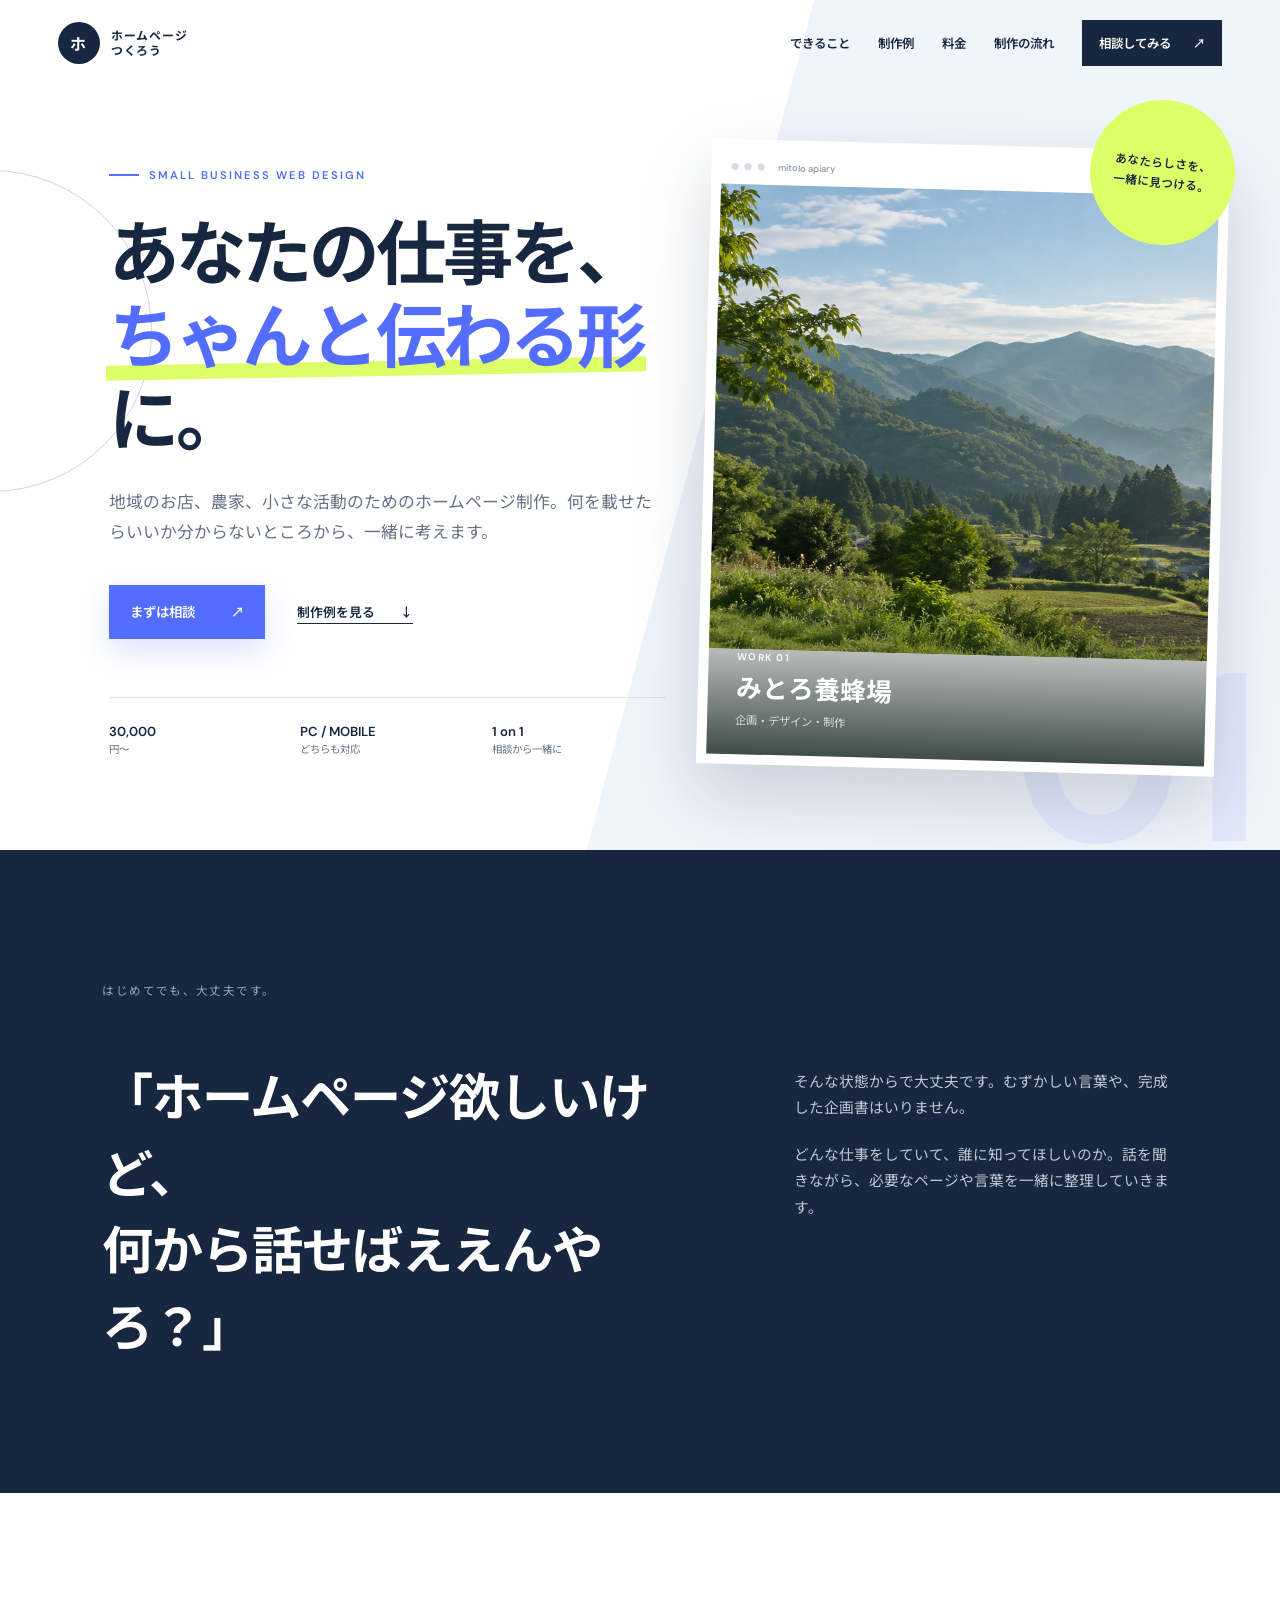
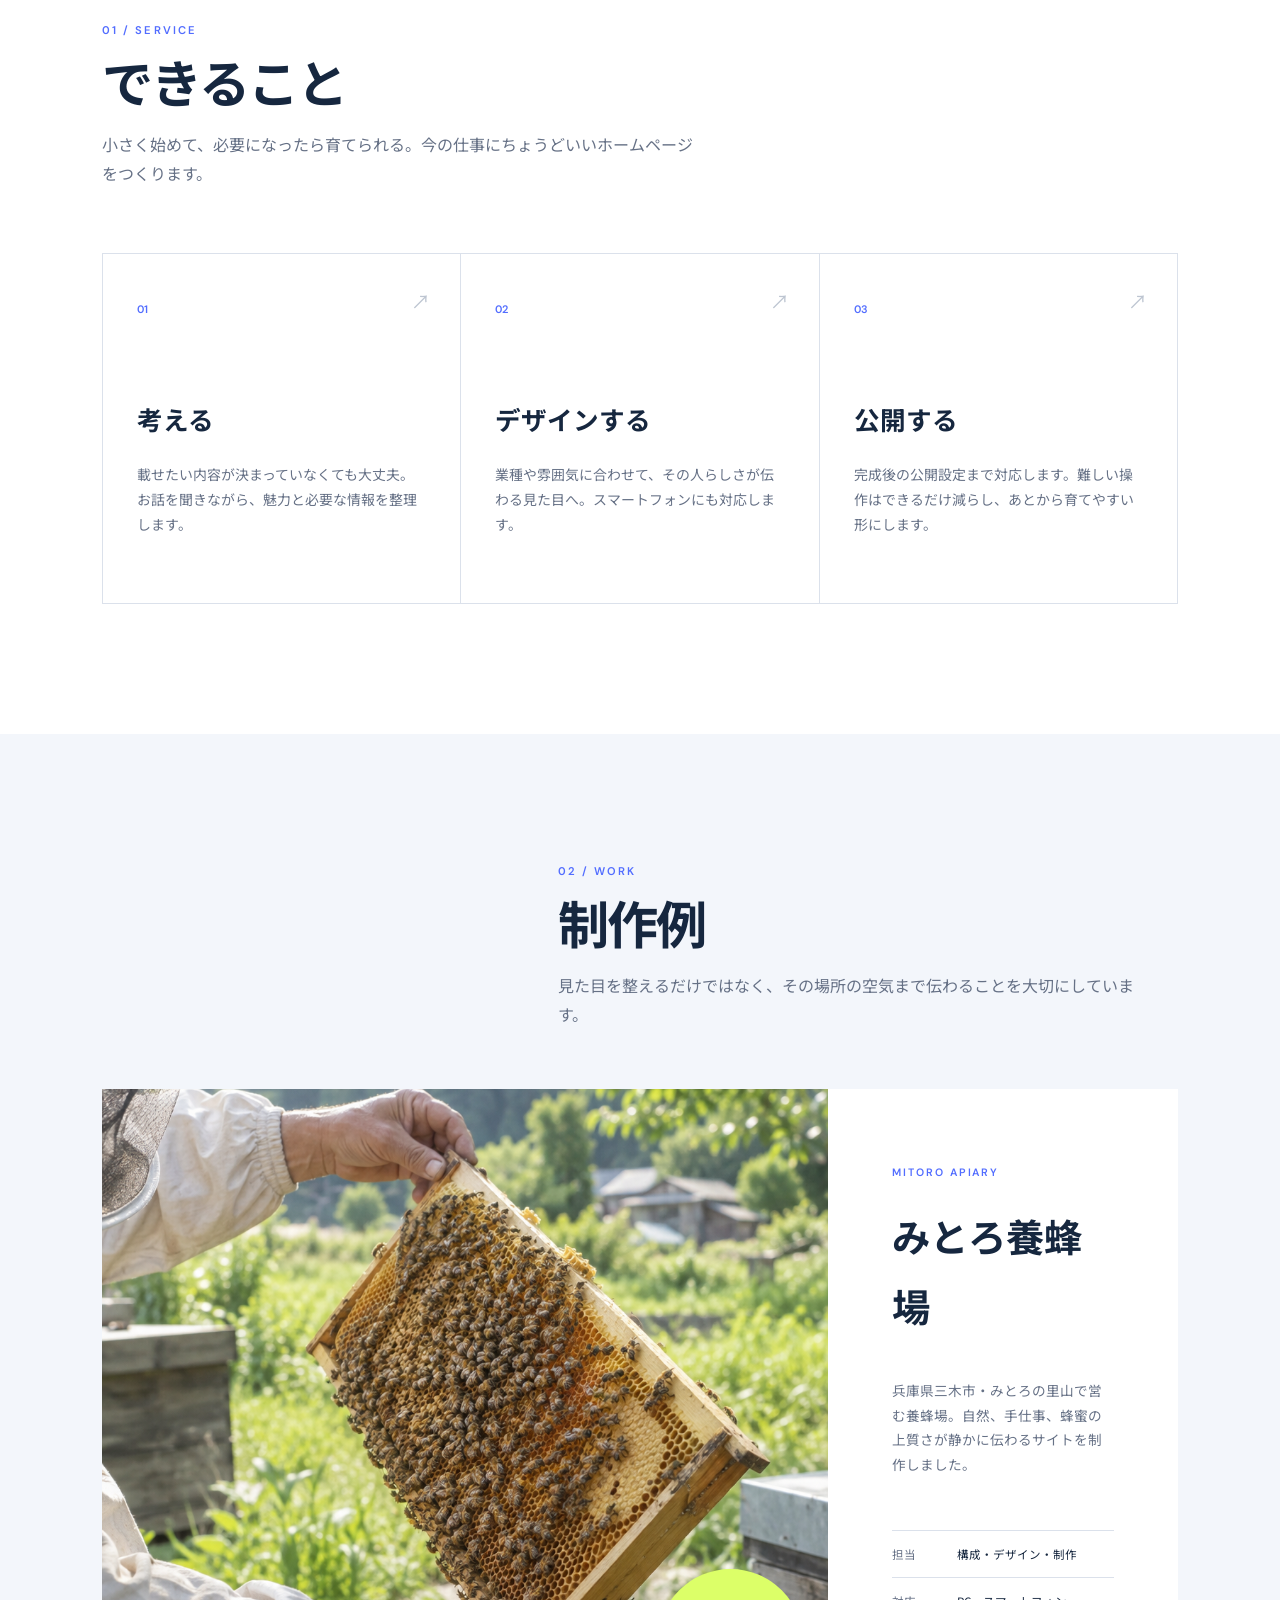
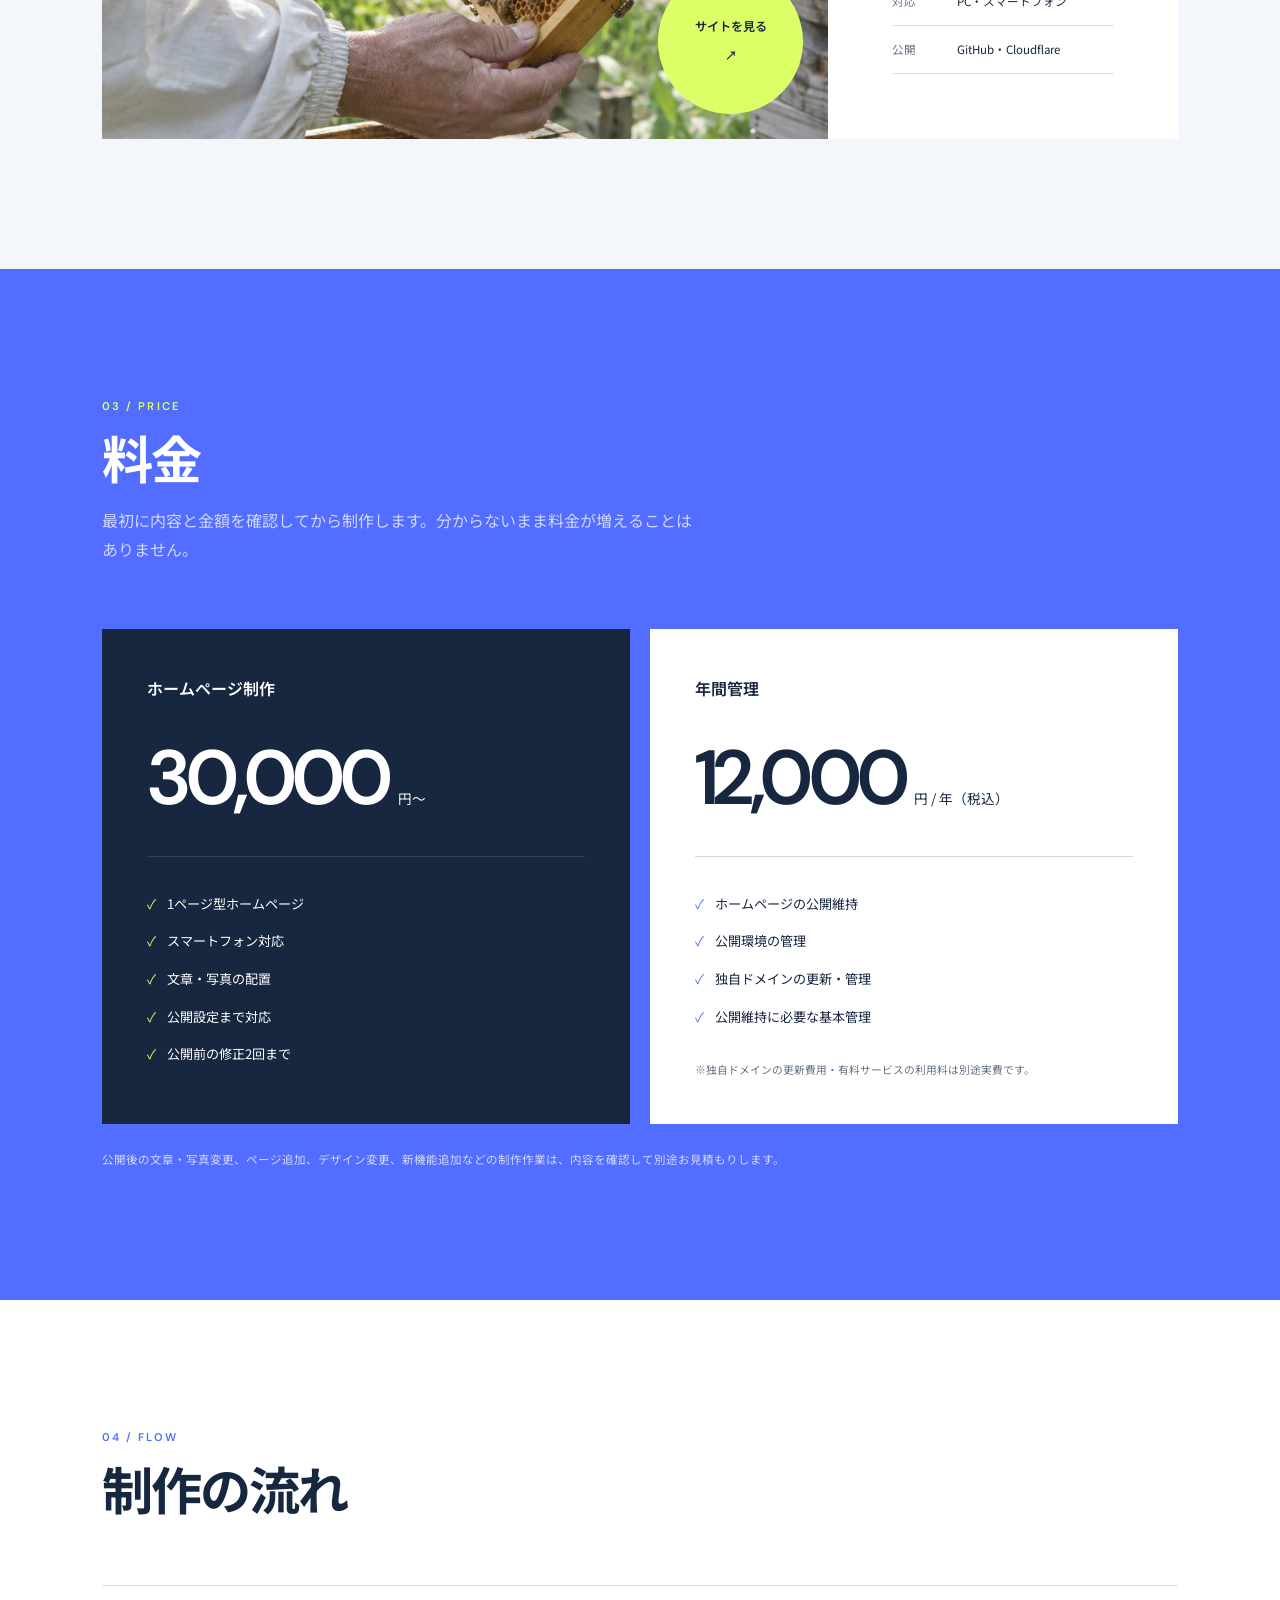
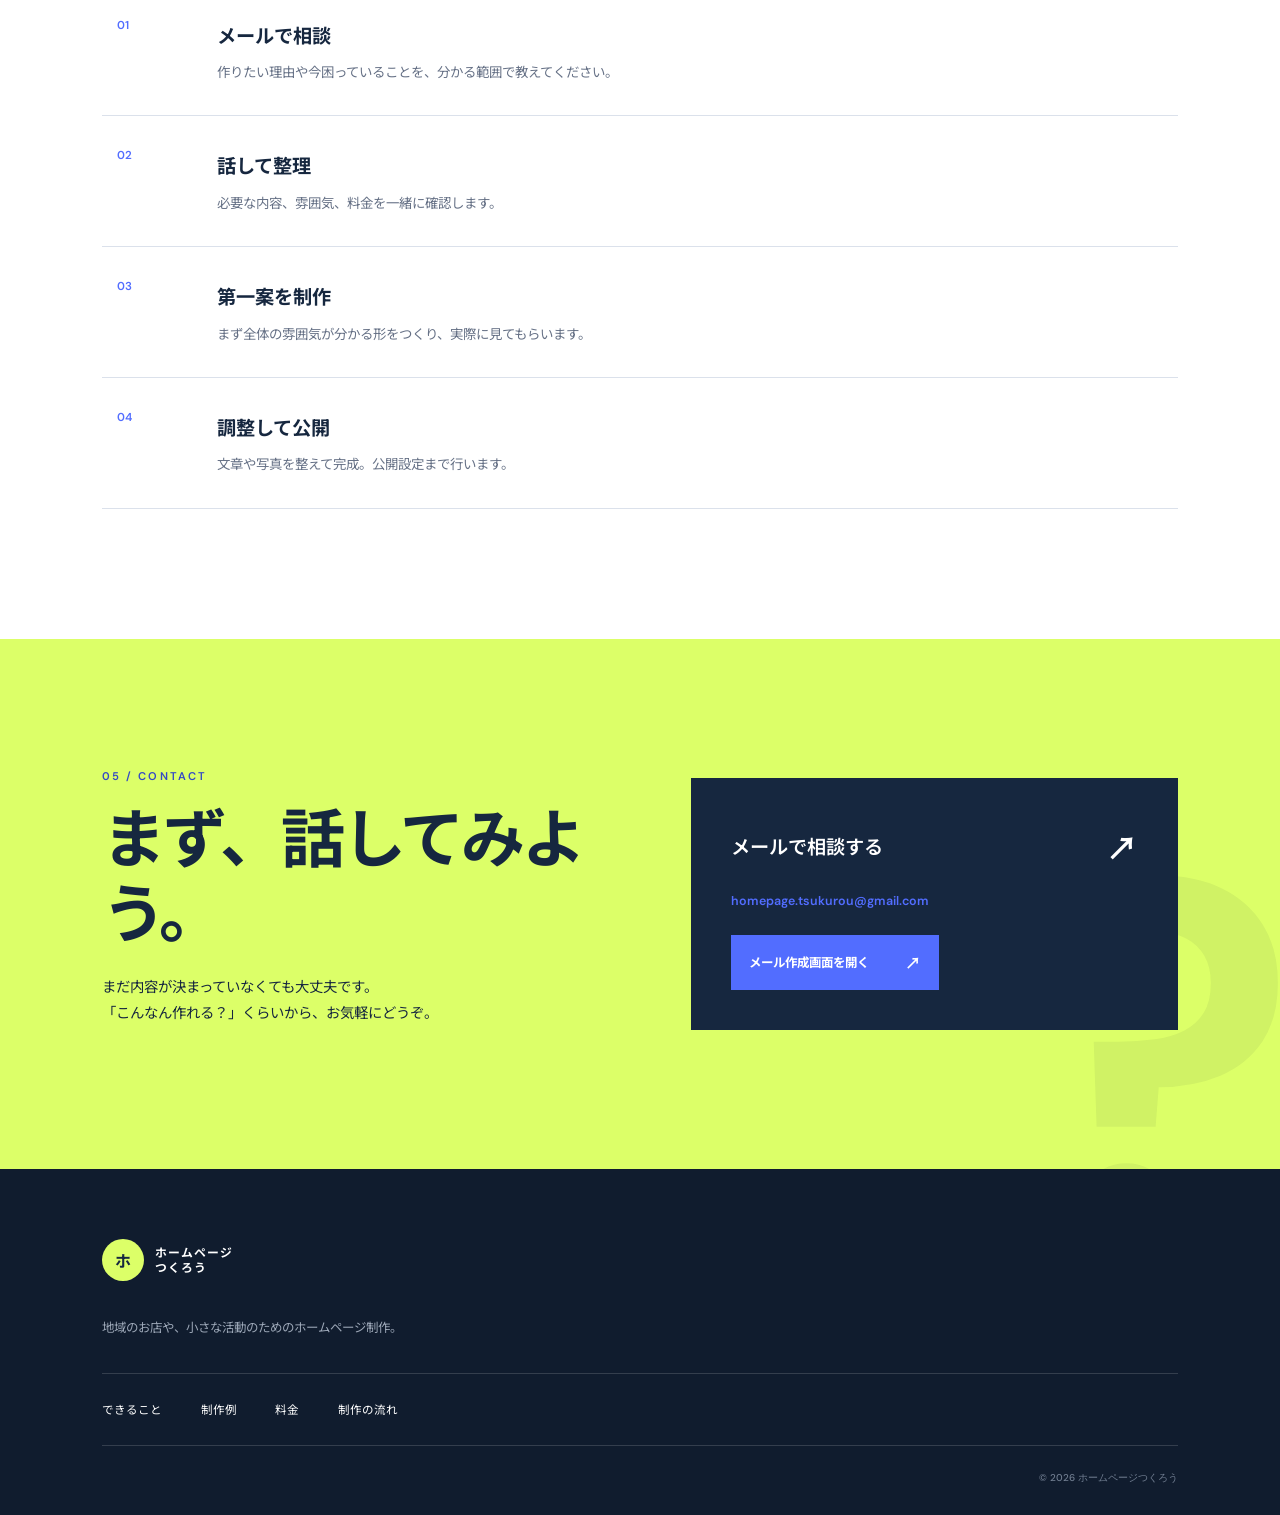
<file: index.html>
<!doctype html>
<html lang="ja">
<head>
  <meta charset="UTF-8">
  <meta name="viewport" content="width=device-width, initial-scale=1.0">
  <meta name="description" content="地域のお店や小さな活動のためのホームページ制作。話を聞きながら、その人らしいサイトを一緒につくります。">
  <title>ホームページつくろう｜相談から一緒につくるHP制作</title>
  <link rel="preconnect" href="https://fonts.googleapis.com">
  <link rel="preconnect" href="https://fonts.gstatic.com" crossorigin>
  <link href="https://fonts.googleapis.com/css2?family=DM+Sans:wght@500;600;700&family=Noto+Sans+JP:wght@400;500;600;700&display=swap" rel="stylesheet">
  <link rel="icon" type="image/svg+xml" href="data:image/svg+xml,%3Csvg xmlns='http://www.w3.org/2000/svg' viewBox='0 0 64 64'%3E%3Crect width='64' height='64' rx='16' fill='%2316273f'/%3E%3Cpath d='M16 18h32v23H31l-9 7v-7h-6z' fill='%235c7cff'/%3E%3Cpath d='M23 26h18M23 32h12' stroke='white' stroke-width='3' stroke-linecap='round'/%3E%3C/svg%3E">
  <link rel="stylesheet" href="style.css">
</head>
<body>
  <a class="skip-link" href="#main">本文へ移動</a>
  <header class="site-header">
    <a class="logo" href="#top" aria-label="ホームページつくろう トップへ">
      <span class="logo-mark">ホ</span>
      <span>ホームページ<br>つくろう</span>
    </a>
    <button class="menu-button" type="button" aria-expanded="false" aria-controls="global-nav">
      <span></span><span></span><span class="sr-only">メニュー</span>
    </button>
    <nav class="global-nav" id="global-nav" aria-label="メインメニュー">
      <a href="#service">できること</a>
      <a href="#work">制作例</a>
      <a href="#price">料金</a>
      <a href="#flow">制作の流れ</a>
      <a class="nav-contact" href="mailto:homepage.tsukurou@gmail.com">相談してみる <span>↗</span></a>
    </nav>
  </header>

  <main id="main">
    <section class="hero" id="top">
      <div class="hero-copy">
        <p class="kicker"><span></span> SMALL BUSINESS WEB DESIGN</p>
        <h1>あなたの仕事を、<br><em>ちゃんと伝わる形</em>に。</h1>
        <p class="hero-lead">地域のお店、農家、小さな活動のためのホームページ制作。何を載せたらいいか分からないところから、一緒に考えます。</p>
        <div class="hero-actions">
          <a class="button button-primary" href="mailto:homepage.tsukurou@gmail.com">まずは相談 <span>↗</span></a>
          <a class="text-link" href="#work">制作例を見る <span>↓</span></a>
        </div>
        <ul class="hero-points" aria-label="サービスの特徴">
          <li><strong>30,000</strong><span>円〜</span></li>
          <li><strong>PC / MOBILE</strong><span>どちらも対応</span></li>
          <li><strong>1 on 1</strong><span>相談から一緒に</span></li>
        </ul>
      </div>

      <div class="hero-showcase" aria-label="制作例 みとろ養蜂場">
        <div class="showcase-browser">
          <div class="browser-bar"><i></i><i></i><i></i><span>mitolo apiary</span></div>
          <img src="images/mitolo-hero.png" alt="緑豊かな里山を使用した、みとろ養蜂場ホームページのメインビジュアル">
          <div class="showcase-overlay">
            <small>WORK 01</small>
            <strong>みとろ養蜂場</strong>
            <span>企画・デザイン・制作</span>
          </div>
        </div>
        <div class="floating-note">あなたらしさを、<br>一緒に見つける。</div>
      </div>
      <div class="hero-number" aria-hidden="true">01</div>
    </section>

    <section class="message section">
      <p class="section-label">はじめてでも、大丈夫です。</p>
      <div class="message-copy reveal">
        <h2>「ホームページ欲しいけど、<br>何から話せばええんやろ？」</h2>
        <div>
          <p>そんな状態からで大丈夫です。むずかしい言葉や、完成した企画書はいりません。</p>
          <p>どんな仕事をしていて、誰に知ってほしいのか。話を聞きながら、必要なページや言葉を一緒に整理していきます。</p>
        </div>
      </div>
    </section>

    <section class="service section" id="service">
      <div class="section-head reveal">
        <p class="section-index">01 / SERVICE</p>
        <h2>できること</h2>
        <p>小さく始めて、必要になったら育てられる。今の仕事にちょうどいいホームページをつくります。</p>
      </div>
      <div class="service-grid">
        <article class="service-card reveal">
          <span>01</span><h3>考える</h3>
          <p>載せたい内容が決まっていなくても大丈夫。お話を聞きながら、魅力と必要な情報を整理します。</p>
        </article>
        <article class="service-card reveal">
          <span>02</span><h3>デザインする</h3>
          <p>業種や雰囲気に合わせて、その人らしさが伝わる見た目へ。スマートフォンにも対応します。</p>
        </article>
        <article class="service-card reveal">
          <span>03</span><h3>公開する</h3>
          <p>完成後の公開設定まで対応します。難しい操作はできるだけ減らし、あとから育てやすい形にします。</p>
        </article>
      </div>
    </section>

    <section class="work section" id="work">
      <div class="work-intro reveal">
        <p class="section-index">02 / WORK</p>
        <h2>制作例</h2>
        <p>見た目を整えるだけではなく、その場所の空気まで伝わることを大切にしています。</p>
      </div>
      <article class="work-card reveal">
        <div class="work-image">
          <img src="images/mitolo-work.png" alt="養蜂家が巣枠を確認する、みとろ養蜂場サイトのビジュアル">
          <a href="https://mitolo-apiary.shoguo333.workers.dev" target="_blank" rel="noopener">サイトを見る <span>↗</span></a>
        </div>
        <div class="work-detail">
          <p>MITORO APIARY</p>
          <h3>みとろ養蜂場</h3>
          <p>兵庫県三木市・みとろの里山で営む養蜂場。自然、手仕事、蜂蜜の上質さが静かに伝わるサイトを制作しました。</p>
          <dl>
            <div><dt>担当</dt><dd>構成・デザイン・制作</dd></div>
            <div><dt>対応</dt><dd>PC・スマートフォン</dd></div>
            <div><dt>公開</dt><dd>GitHub・Cloudflare</dd></div>
          </dl>
        </div>
      </article>
    </section>

    <section class="price section" id="price">
      <div class="section-head section-head-light reveal">
        <p class="section-index">03 / PRICE</p>
        <h2>料金</h2>
        <p>最初に内容と金額を確認してから制作します。分からないまま料金が増えることはありません。</p>
      </div>
      <div class="price-grid">
        <article class="price-card price-main reveal">
          <p>ホームページ制作</p>
          <div><strong>30,000</strong><span>円〜</span></div>
          <ul>
            <li>1ページ型ホームページ</li>
            <li>スマートフォン対応</li>
            <li>文章・写真の配置</li>
            <li>公開設定まで対応</li>
            <li>公開前の修正2回まで</li>
          </ul>
        </article>
        <article class="price-card reveal">
          <p>年間管理</p>
          <div><strong>12,000</strong><span>円 / 年（税込）</span></div>
          <ul>
            <li>ホームページの公開維持</li>
            <li>公開環境の管理</li>
            <li>独自ドメインの更新・管理</li>
            <li>公開維持に必要な基本管理</li>
          </ul>
          <small>※独自ドメインの更新費用・有料サービスの利用料は別途実費です。</small>
        </article>
      </div>
      <p class="price-note">公開後の文章・写真変更、ページ追加、デザイン変更、新機能追加などの制作作業は、内容を確認して別途お見積もりします。</p>
    </section>

    <section class="flow section" id="flow">
      <div class="section-head reveal">
        <p class="section-index">04 / FLOW</p>
        <h2>制作の流れ</h2>
      </div>
      <ol class="flow-list">
        <li class="reveal"><span>01</span><div><h3>メールで相談</h3><p>作りたい理由や今困っていることを、分かる範囲で教えてください。</p></div></li>
        <li class="reveal"><span>02</span><div><h3>話して整理</h3><p>必要な内容、雰囲気、料金を一緒に確認します。</p></div></li>
        <li class="reveal"><span>03</span><div><h3>第一案を制作</h3><p>まず全体の雰囲気が分かる形をつくり、実際に見てもらいます。</p></div></li>
        <li class="reveal"><span>04</span><div><h3>調整して公開</h3><p>文章や写真を整えて完成。公開設定まで行います。</p></div></li>
      </ol>
    </section>

    <section class="contact section" id="contact">
      <div class="contact-copy reveal">
        <p class="section-index">05 / CONTACT</p>
        <h2>まず、話してみよう。</h2>
        <p>まだ内容が決まっていなくても大丈夫です。<br>「こんなん作れる？」くらいから、お気軽にどうぞ。</p>
      </div>
      <a class="contact-button" href="mailto:homepage.tsukurou@gmail.com" aria-label="メールで相談する">
        <span class="contact-title">メールで相談する</span><strong>↗</strong>
        <small>homepage.tsukurou@gmail.com</small>
        <span class="contact-action">メール作成画面を開く <i>↗</i></span>
      </a>
    </section>
  </main>

  <footer class="site-footer">
    <a class="logo footer-logo" href="#top"><span class="logo-mark">ホ</span><span>ホームページ<br>つくろう</span></a>
    <p>地域のお店や、小さな活動のためのホームページ制作。</p>
    <div><a href="#service">できること</a><a href="#work">制作例</a><a href="#price">料金</a><a href="#flow">制作の流れ</a></div>
    <small>© <span id="year"></span> ホームページつくろう</small>
  </footer>
  <script src="script.js"></script>
</body>
</html>
</file>
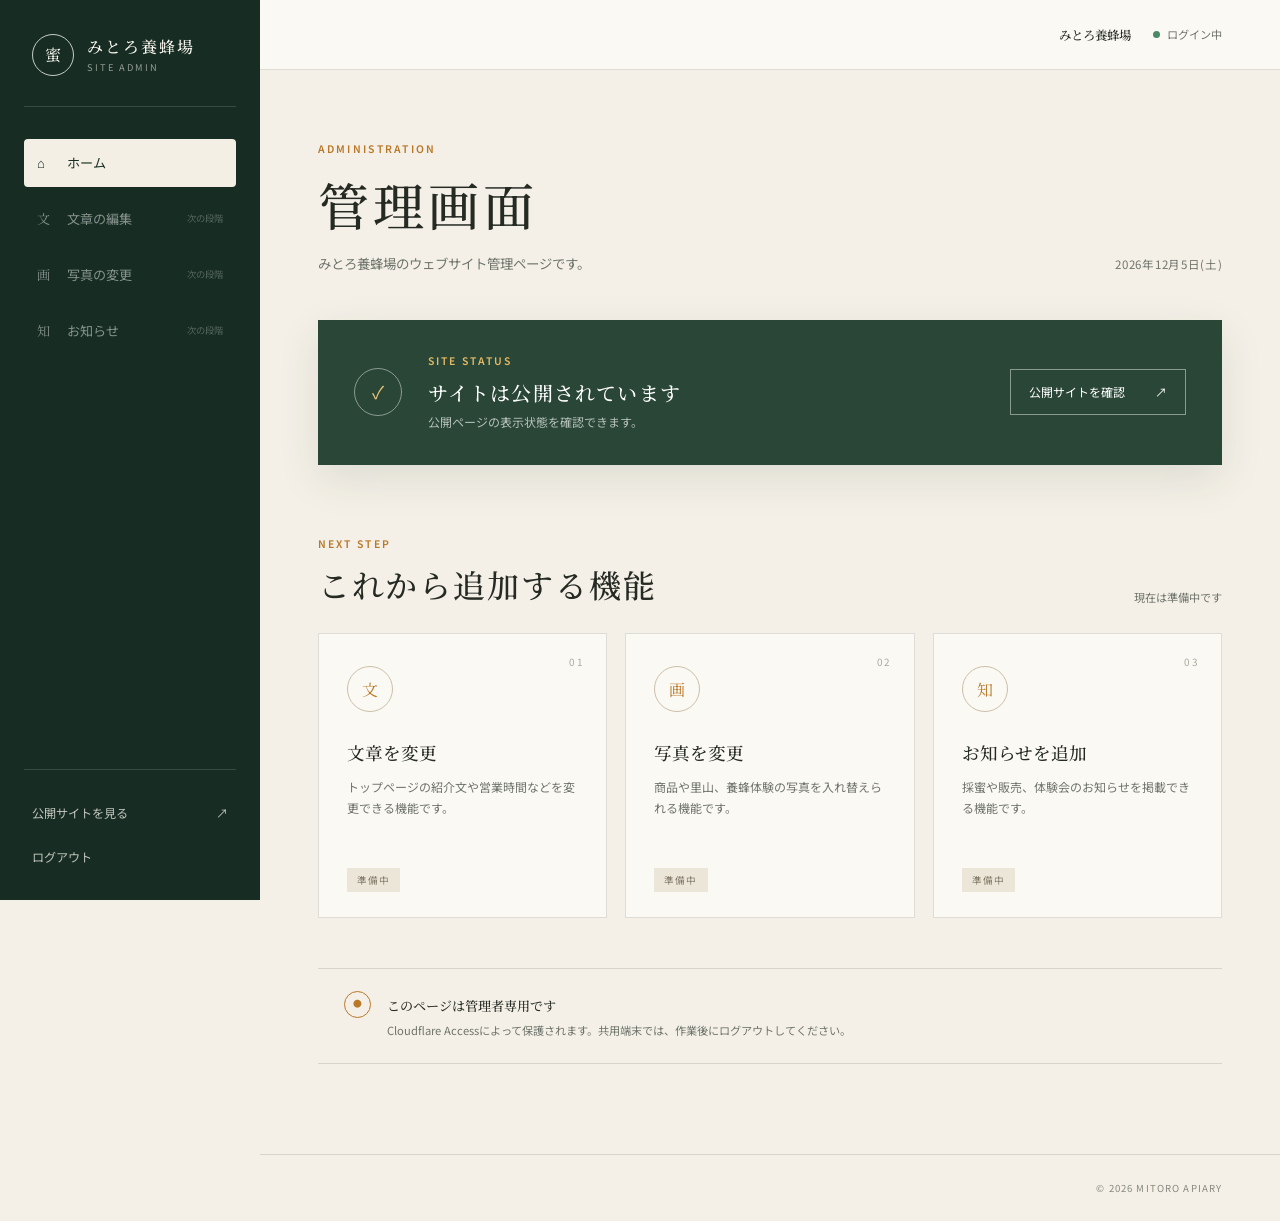
<file: admin/index.html>
<!doctype html>
<html lang="ja">
<head>
  <meta charset="UTF-8">
  <meta name="viewport" content="width=device-width, initial-scale=1.0">
  <meta name="robots" content="noindex, nofollow, noarchive">
  <meta name="description" content="みとろ養蜂場 サイト管理画面">
  <title>管理画面｜みとろ養蜂場</title>
  <link rel="preconnect" href="https://fonts.googleapis.com">
  <link rel="preconnect" href="https://fonts.gstatic.com" crossorigin>
  <link href="https://fonts.googleapis.com/css2?family=Noto+Sans+JP:wght@400;500;600&family=Noto+Serif+JP:wght@500;600&display=swap" rel="stylesheet">
  <link rel="stylesheet" href="admin.css">
</head>
<body>
  <a class="skip-link" href="#main-content">本文へ移動</a>

  <div class="admin-layout">
    <aside class="sidebar" id="sidebar">
      <a class="admin-brand" href="./" aria-label="みとろ養蜂場 管理画面トップ">
        <span class="brand-mark" aria-hidden="true">蜜</span>
        <span><strong>みとろ養蜂場</strong><small>SITE ADMIN</small></span>
      </a>

      <nav class="admin-nav" aria-label="管理メニュー">
        <a class="is-current" href="./" aria-current="page">
          <span aria-hidden="true">⌂</span>ホーム
        </a>
        <span class="nav-disabled" aria-disabled="true">
          <span aria-hidden="true">文</span>文章の編集<small>次の段階</small>
        </span>
        <span class="nav-disabled" aria-disabled="true">
          <span aria-hidden="true">画</span>写真の変更<small>次の段階</small>
        </span>
        <span class="nav-disabled" aria-disabled="true">
          <span aria-hidden="true">知</span>お知らせ<small>次の段階</small>
        </span>
      </nav>

      <div class="sidebar-bottom">
        <a href="/" target="_blank" rel="noopener">公開サイトを見る <span>↗</span></a>
        <a href="/cdn-cgi/access/logout">ログアウト</a>
      </div>
    </aside>

    <div class="admin-main-wrap">
      <header class="topbar">
        <button class="menu-button" type="button" aria-expanded="false" aria-controls="sidebar">
          <span></span><span></span><span></span><span class="sr-only">管理メニューを開く</span>
        </button>
        <div>
          <p>みとろ養蜂場</p>
          <span class="login-status"><i aria-hidden="true"></i>ログイン中</span>
        </div>
      </header>

      <main id="main-content">
        <section class="welcome">
          <div>
            <p class="eyebrow">ADMINISTRATION</p>
            <h1>管理画面</h1>
            <p>みとろ養蜂場のウェブサイト管理ページです。</p>
          </div>
          <time id="today" datetime=""></time>
        </section>

        <section class="status-card" aria-labelledby="site-status-title">
          <div class="status-icon" aria-hidden="true">✓</div>
          <div>
            <p class="card-label">SITE STATUS</p>
            <h2 id="site-status-title">サイトは公開されています</h2>
            <p>公開ページの表示状態を確認できます。</p>
          </div>
          <a class="button" href="/" target="_blank" rel="noopener">公開サイトを確認 <span>↗</span></a>
        </section>

        <section class="section-block" aria-labelledby="features-title">
          <div class="section-title">
            <div>
              <p class="eyebrow">NEXT STEP</p>
              <h2 id="features-title">これから追加する機能</h2>
            </div>
            <span>現在は準備中です</span>
          </div>

          <div class="feature-grid">
            <article class="feature-card">
              <span class="feature-number">01</span>
              <div class="feature-icon" aria-hidden="true">文</div>
              <h3>文章を変更</h3>
              <p>トップページの紹介文や営業時間などを変更できる機能です。</p>
              <span class="feature-badge">準備中</span>
            </article>
            <article class="feature-card">
              <span class="feature-number">02</span>
              <div class="feature-icon" aria-hidden="true">画</div>
              <h3>写真を変更</h3>
              <p>商品や里山、養蜂体験の写真を入れ替えられる機能です。</p>
              <span class="feature-badge">準備中</span>
            </article>
            <article class="feature-card">
              <span class="feature-number">03</span>
              <div class="feature-icon" aria-hidden="true">知</div>
              <h3>お知らせを追加</h3>
              <p>採蜜や販売、体験会のお知らせを掲載できる機能です。</p>
              <span class="feature-badge">準備中</span>
            </article>
          </div>
        </section>

        <aside class="security-note">
          <span class="lock" aria-hidden="true">●</span>
          <div>
            <strong>このページは管理者専用です</strong>
            <p>Cloudflare Accessによって保護されます。共用端末では、作業後にログアウトしてください。</p>
          </div>
        </aside>
      </main>

      <footer class="admin-footer">© <span id="year"></span> MITORO APIARY</footer>
    </div>
  </div>

  <div class="sidebar-backdrop" hidden></div>
  <script src="admin.js"></script>
</body>
</html>
</file>
<file: style.css>
:root{--white:#fff;--soft:#f3f6fb;--ink:#16273f;--muted:#667186;--blue:#526dff;--blue-dark:#3349c5;--lime:#dcff68;--line:#dbe1eb;--sans:"Noto Sans JP",sans-serif;--latin:"DM Sans",sans-serif}
*{box-sizing:border-box}html{scroll-behavior:smooth}body{margin:0;color:var(--ink);background:var(--white);font-family:var(--sans);font-size:16px;line-height:1.8}a{color:inherit;text-decoration:none}img{display:block;width:100%;height:auto}button{font:inherit}.sr-only{position:absolute;width:1px;height:1px;padding:0;margin:-1px;overflow:hidden;clip:rect(0,0,0,0);white-space:nowrap;border:0}.skip-link{position:fixed;z-index:1000;top:8px;left:8px;padding:8px 14px;background:#fff;transform:translateY(-150%)}.skip-link:focus{transform:none}
.site-header{height:86px;padding:0 4.5vw;display:flex;align-items:center;justify-content:space-between;position:absolute;inset:0 0 auto;z-index:20}.logo{display:flex;align-items:center;gap:11px;font-size:.74rem;font-weight:700;line-height:1.25;letter-spacing:.08em}.logo-mark{width:42px;height:42px;display:grid;place-items:center;color:#fff;background:var(--ink);border-radius:50%;font-size:1rem}.global-nav{display:flex;align-items:center;gap:2.2vw;font-size:.78rem;font-weight:600}.global-nav>a:not(.nav-contact){position:relative}.global-nav>a:not(.nav-contact)::after{content:"";position:absolute;left:0;right:100%;bottom:-6px;height:2px;background:var(--blue);transition:.25s}.global-nav>a:hover::after{right:0}.nav-contact{padding:12px 17px;color:#fff;background:var(--ink);display:flex;gap:22px}.menu-button{display:none;border:0;background:none;padding:10px}.menu-button>span:not(.sr-only){width:25px;height:2px;display:block;margin:6px;background:currentColor;transition:.2s}
.hero{min-height:760px;padding:145px 4.5vw 80px;position:relative;display:grid;grid-template-columns:minmax(0,.9fr) minmax(420px,1.1fr);gap:7vw;align-items:center;overflow:hidden;background:linear-gradient(105deg,#fff 0 54%,#f0f4fb 54%)}.hero::before{content:"";width:320px;height:320px;position:absolute;left:-170px;top:170px;border:1px solid #ccd5e3;border-radius:50%}.hero-copy{position:relative;z-index:2;max-width:700px;margin-left:4vw}.kicker,.section-index{font:600 .7rem var(--latin);letter-spacing:.18em}.kicker{display:flex;align-items:center;gap:10px;color:var(--blue)}.kicker span{width:30px;height:2px;background:currentColor}.hero h1{margin:25px 0 30px;font-size:clamp(3rem,5.5vw,6.2rem);line-height:1.18;letter-spacing:-.045em}.hero h1 em{position:relative;color:var(--blue);font-style:normal;white-space:nowrap}.hero h1 em::after{content:"";position:absolute;z-index:-1;left:-.04em;right:-.04em;bottom:.08em;height:.22em;background:var(--lime);transform:rotate(-1deg)}.hero-lead{max-width:610px;color:var(--muted);font-size:1.05rem}.hero-actions{margin-top:38px;display:flex;align-items:center;gap:32px}.button{min-height:54px;padding:13px 21px;display:inline-flex;align-items:center;justify-content:space-between;gap:36px;font-size:.84rem;font-weight:600}.button-primary{color:#fff;background:var(--blue);box-shadow:0 12px 30px rgba(82,109,255,.2)}.button-primary:hover{background:var(--blue-dark)}.text-link{display:flex;gap:25px;font-size:.8rem;font-weight:600;border-bottom:1px solid}.hero-points{margin:58px 0 0;padding:25px 0 0;display:grid;grid-template-columns:repeat(3,1fr);gap:18px;border-top:1px solid var(--line);list-style:none}.hero-points strong,.hero-points span{display:block}.hero-points strong{font:600 .82rem var(--latin)}.hero-points span{color:var(--muted);font-size:.65rem}.hero-showcase{position:relative;z-index:2}.showcase-browser{position:relative;background:#fff;padding:10px;box-shadow:0 30px 70px rgba(22,39,63,.18);transform:rotate(1.5deg)}.browser-bar{height:35px;padding:0 10px;display:flex;align-items:center;gap:6px;color:#8a93a2;font:500 .58rem var(--latin)}.browser-bar i{width:7px;height:7px;border-radius:50%;background:#d6dce5}.browser-bar span{margin-left:8px}.showcase-browser>img{height:min(54vw,570px);min-height:480px;object-fit:cover}.showcase-overlay{position:absolute;left:10px;right:10px;bottom:10px;padding:65px 28px 25px;color:#fff;background:linear-gradient(transparent,rgba(16,32,25,.8))}.showcase-overlay small,.showcase-overlay strong,.showcase-overlay span{display:block}.showcase-overlay small{font:600 .62rem var(--latin);letter-spacing:.15em}.showcase-overlay strong{font-size:1.6rem}.showcase-overlay span{font-size:.7rem;opacity:.75}.floating-note{position:absolute;right:-1vw;top:-45px;width:145px;height:145px;display:grid;place-items:center;text-align:center;color:var(--ink);background:var(--lime);border-radius:50%;font-size:.72rem;font-weight:600;line-height:1.7;transform:rotate(6deg)}.hero-number{position:absolute;right:1.8vw;bottom:-65px;color:rgba(82,109,255,.08);font:700 15rem var(--latin)}
.section{padding:130px 8vw}.message{background:var(--ink);color:#fff}.section-label{margin:0 0 55px;color:#9da8b8;font-size:.72rem;letter-spacing:.12em}.message-copy{display:grid;grid-template-columns:1.2fr .8fr;gap:9vw;align-items:start}.message h2{margin:0;font-size:clamp(2rem,4vw,4rem);line-height:1.5;letter-spacing:-.02em}.message-copy>div{padding-top:12px;color:#c0c8d4;font-size:.92rem}.message-copy>div p{margin:0 0 20px}
.section-head{max-width:760px;margin-bottom:65px}.section-index{margin:0 0 14px;color:var(--blue)}.section-head h2,.work-intro h2{margin:0 0 18px;font-size:clamp(2.2rem,4vw,4.1rem);line-height:1.2;letter-spacing:-.04em}.section-head>p:last-child,.work-intro>p:last-child{max-width:600px;color:var(--muted)}.service{background:#fff}.service-grid{display:grid;grid-template-columns:repeat(3,1fr);border-top:1px solid var(--line);border-left:1px solid var(--line)}.service-card{min-height:350px;padding:38px 34px;position:relative;border-right:1px solid var(--line);border-bottom:1px solid var(--line)}.service-card>span{font:600 .68rem var(--latin);color:var(--blue)}.service-card h3{margin:75px 0 20px;font-size:1.6rem}.service-card p{margin:0;color:var(--muted);font-size:.87rem}.service-card::after{content:"↗";position:absolute;right:30px;top:30px;color:#bdc5d1;font-size:1.2rem}
.work{background:var(--soft)}.work-intro{max-width:620px;margin:0 0 60px auto}.work-card{display:grid;grid-template-columns:1.35fr .65fr;background:#fff}.work-image{min-height:620px;position:relative;overflow:hidden}.work-image img{height:100%;position:absolute;inset:0;object-fit:cover}.work-image a{position:absolute;right:25px;bottom:25px;width:145px;height:145px;display:grid;place-content:center;gap:7px;text-align:center;background:var(--lime);border-radius:50%;font-size:.76rem;font-weight:600}.work-detail{padding:65px 5vw;display:flex;flex-direction:column;justify-content:center}.work-detail>p:first-child{color:var(--blue);font:600 .67rem var(--latin);letter-spacing:.18em}.work-detail h3{margin:12px 0 25px;font-size:clamp(1.8rem,3vw,3rem)}.work-detail>p:nth-of-type(2){color:var(--muted);font-size:.85rem}.work-detail dl{margin:40px 0 0;border-top:1px solid var(--line)}.work-detail dl div{padding:13px 0;display:grid;grid-template-columns:65px 1fr;border-bottom:1px solid var(--line);font-size:.72rem}.work-detail dt{color:var(--muted)}.work-detail dd{margin:0}
.price{color:#fff;background:var(--blue)}.section-head-light .section-index{color:var(--lime)}.section-head-light>p:last-child{color:rgba(255,255,255,.72)}.price-grid{display:grid;grid-template-columns:1fr 1fr;gap:20px}.price-card{min-height:430px;padding:45px;background:#fff;color:var(--ink)}.price-main{background:var(--ink);color:#fff}.price-card>p{margin:0 0 25px;font-weight:600}.price-card>div{display:flex;align-items:baseline;gap:9px;padding-bottom:28px;border-bottom:1px solid rgba(120,130,150,.3)}.price-card strong{font:600 clamp(3.4rem,6vw,6rem) var(--latin);letter-spacing:-.06em}.price-card div span{font-size:.85rem}.price-card ul{margin:28px 0 0;padding:0;list-style:none}.price-card li{padding:7px 0;font-size:.82rem}.price-card li::before{content:"✓";margin-right:11px;color:var(--blue)}.price-main li::before{color:var(--lime)}.price-card small{display:block;margin-top:25px;color:var(--muted);font-size:.67rem}.price-note{margin:25px 0 0;color:rgba(255,255,255,.72);font-size:.72rem}
.flow{background:#fff}.flow-list{margin:0;padding:0;list-style:none;border-top:1px solid var(--line)}.flow-list li{padding:32px 15px;display:grid;grid-template-columns:100px 1fr;align-items:start;border-bottom:1px solid var(--line)}.flow-list>li>span{color:var(--blue);font:600 .72rem var(--latin)}.flow-list h3{margin:0 0 7px;font-size:1.2rem}.flow-list p{margin:0;color:var(--muted);font-size:.84rem}
.contact{position:relative;display:grid;grid-template-columns:1fr 1fr;gap:8vw;align-items:center;background:var(--lime);overflow:hidden}.contact::after{content:"?";position:absolute;right:-.04em;bottom:-.45em;color:rgba(22,39,63,.06);font:700 32rem var(--latin)}.contact-copy{position:relative;z-index:1}.contact-copy .section-index{color:var(--blue-dark)}.contact h2{margin:10px 0 25px;font-size:clamp(2.6rem,5vw,5.5rem);line-height:1.18;letter-spacing:-.05em}.contact-copy>p:last-child{font-size:.9rem}.contact-button{min-height:240px;padding:40px;position:relative;z-index:1;display:grid;grid-template-columns:1fr auto;gap:18px 30px;align-items:center;color:#fff;background:var(--ink);transition:transform .2s,box-shadow .2s}.contact-button:hover{transform:translateY(-4px);box-shadow:0 18px 40px rgba(22,39,63,.22)}.contact-button>.contact-title{font-size:1.2rem;font-weight:600}.contact-button strong{font-size:2rem}.contact-button small{grid-column:1/-1;color:var(--blue);font:600 .78rem var(--latin)}.contact-button>.contact-action{grid-column:1/-1;width:max-content;margin-top:8px;padding:13px 18px;display:inline-flex;align-items:center;gap:36px;color:#fff;background:var(--blue);font-size:.78rem;font-weight:700}.contact-action i{font-style:normal;font-size:1rem}.contact-button:hover .contact-action{background:var(--blue-dark)}
.site-footer{padding:70px 8vw 30px;color:#fff;background:#101c2e}.footer-logo .logo-mark{color:var(--ink);background:var(--lime)}.site-footer>p{margin:35px 0;color:#9da8b8;font-size:.78rem}.site-footer>div{padding:25px 0;display:flex;gap:3vw;border-top:1px solid rgba(255,255,255,.15);border-bottom:1px solid rgba(255,255,255,.15);font-size:.72rem}.site-footer>small{margin-top:25px;display:block;color:#707d90;font:500 .62rem var(--latin);text-align:right}.reveal{opacity:0;transform:translateY(25px);transition:.7s ease}.reveal.is-visible{opacity:1;transform:none}
@media(max-width:900px){.site-header{height:70px}.menu-button{display:block;z-index:22}.menu-button.is-open span:first-child{transform:translateY(4px) rotate(45deg)}.menu-button.is-open span:nth-child(2){transform:translateY(-4px) rotate(-45deg)}.global-nav{position:fixed;inset:0;z-index:21;display:flex;flex-direction:column;justify-content:center;gap:24px;color:#fff;background:var(--ink);font-size:1.05rem;opacity:0;visibility:hidden;transition:.2s}.global-nav.is-open{opacity:1;visibility:visible}.nav-contact{margin-top:12px;background:var(--blue)}.hero{padding:120px 6vw 70px;display:block;background:linear-gradient(#fff 0 54%,#f0f4fb 54%)}.hero-copy{margin:0}.hero h1{font-size:clamp(2.65rem,10.8vw,5rem)}.hero-lead{font-size:.95rem}.hero-showcase{margin:80px 2vw 0}.showcase-browser>img{height:70vh;min-height:480px}.floating-note{right:-2vw;width:120px;height:120px}.section{padding:90px 7vw}.message-copy{grid-template-columns:1fr;gap:35px}.service-grid{grid-template-columns:1fr}.service-card{min-height:280px}.service-card h3{margin-top:55px}.work-card{grid-template-columns:1fr}.work-image{min-height:66vh}.work-detail{padding:55px 7vw}.price-grid{grid-template-columns:1fr}.contact{grid-template-columns:1fr}.contact-button{min-height:200px}.site-footer>div{flex-wrap:wrap;gap:15px 25px}}
@media(max-width:540px){.logo-mark{width:38px;height:38px}.hero{padding-left:7vw;padding-right:7vw}.hero-actions{display:grid;gap:20px}.button-primary{width:100%}.text-link{width:max-content}.hero-points{grid-template-columns:1fr 1fr}.hero-points li:last-child{grid-column:1/-1}.showcase-browser>img{height:58vh}.showcase-overlay{padding-left:20px}.floating-note{top:-55px}.section{padding:75px 7vw}.service-card{padding:30px 25px}.work-image{min-height:55vh}.work-image a{width:110px;height:110px}.price-card{min-height:0;padding:35px 25px}.price-card strong{font-size:3.2rem}.flow-list li{grid-template-columns:55px 1fr;padding-left:5px;padding-right:5px}.contact-button{padding:30px}.site-footer>div{display:grid}.site-footer>small{text-align:left}}
/* PCの見出しと制作例が重ならないよう、左右の比率を調整 */
@media(min-width:901px){.hero{grid-template-columns:minmax(0,1.08fr) minmax(420px,.92fr);gap:3vw}}
@media(prefers-reduced-motion:reduce){html{scroll-behavior:auto}.reveal{opacity:1;transform:none;transition:none}}
</file>
<file: admin/admin.css>
:root {
  --paper: #f4f0e7;
  --paper-light: #fbf9f4;
  --ink: #252a23;
  --muted: #6f756c;
  --green: #294637;
  --green-dark: #172d24;
  --amber: #b97828;
  --line: rgba(37, 42, 35, 0.14);
  --serif: "Noto Serif JP", serif;
  --sans: "Noto Sans JP", sans-serif;
}

* { box-sizing: border-box; }
html { min-width: 320px; background: var(--paper); }
body { margin: 0; color: var(--ink); background: var(--paper); font-family: var(--sans); line-height: 1.7; }
a { color: inherit; text-decoration: none; }
button { font: inherit; }
.sr-only { position: absolute; width: 1px; height: 1px; padding: 0; margin: -1px; overflow: hidden; clip: rect(0, 0, 0, 0); white-space: nowrap; border: 0; }
.skip-link { position: fixed; top: 8px; left: 8px; z-index: 100; padding: 8px 14px; background: white; transform: translateY(-150%); }
.skip-link:focus { transform: none; }

.admin-layout { min-height: 100vh; display: grid; grid-template-columns: 260px minmax(0, 1fr); }
.sidebar { position: sticky; top: 0; height: 100vh; padding: 34px 24px 24px; display: flex; flex-direction: column; color: #f9f6ee; background: var(--green-dark); z-index: 20; }
.admin-brand { display: flex; align-items: center; gap: 13px; padding: 0 8px 30px; border-bottom: 1px solid rgba(255,255,255,.14); }
.brand-mark { width: 42px; height: 42px; flex: 0 0 auto; display: grid; place-items: center; border: 1px solid rgba(255,255,255,.75); border-radius: 50%; font-family: var(--serif); }
.admin-brand strong, .admin-brand small { display: block; }
.admin-brand strong { font: 500 1rem var(--serif); letter-spacing: .12em; }
.admin-brand small { margin-top: 2px; font-size: .58rem; letter-spacing: .22em; opacity: .55; }
.admin-nav { display: grid; gap: 8px; padding-top: 32px; }
.admin-nav > * { min-height: 48px; padding: 10px 13px; display: grid; grid-template-columns: 30px 1fr auto; align-items: center; border-radius: 4px; font-size: .82rem; }
.admin-nav > *.is-current { color: var(--green-dark); background: #f4efe4; }
.admin-nav > * > span:first-child { font-family: var(--serif); }
.admin-nav small { font-size: .58rem; opacity: .55; }
.nav-disabled { color: rgba(255,255,255,.48); cursor: not-allowed; }
.sidebar-bottom { margin-top: auto; display: grid; gap: 8px; padding-top: 25px; border-top: 1px solid rgba(255,255,255,.14); font-size: .76rem; }
.sidebar-bottom a { padding: 8px; display: flex; justify-content: space-between; opacity: .75; }
.sidebar-bottom a:hover { opacity: 1; }

.admin-main-wrap { min-width: 0; display: flex; flex-direction: column; }
.topbar { min-height: 70px; padding: 0 4.5vw; display: flex; justify-content: flex-end; align-items: center; background: var(--paper-light); border-bottom: 1px solid var(--line); }
.topbar > div { display: flex; align-items: center; gap: 22px; }
.topbar p { margin: 0; font: 500 .78rem var(--serif); }
.login-status { display: inline-flex; align-items: center; gap: 7px; color: var(--muted); font-size: .7rem; }
.login-status i { width: 7px; height: 7px; background: #4c8a67; border-radius: 50%; }
.menu-button { display: none; padding: 10px; color: var(--ink); background: none; border: 0; }
.menu-button > span:not(.sr-only) { width: 24px; height: 1px; display: block; margin: 5px 0; background: currentColor; }

main { width: min(1180px, calc(100% - 9vw)); margin: 0 auto; padding: 70px 0 90px; }
.welcome { display: flex; justify-content: space-between; align-items: flex-end; padding-bottom: 45px; }
.eyebrow, .card-label { margin: 0 0 9px; color: var(--amber); font-size: .65rem; font-weight: 600; letter-spacing: .22em; }
.welcome h1 { margin: 0; font: 500 clamp(2rem, 4vw, 3.3rem) var(--serif); letter-spacing: .08em; }
.welcome p:last-child { margin: 11px 0 0; color: var(--muted); font-size: .84rem; }
.welcome time { color: var(--muted); font-size: .72rem; letter-spacing: .06em; }

.status-card { padding: 32px 36px; display: grid; grid-template-columns: 52px 1fr auto; gap: 22px; align-items: center; color: white; background: var(--green); box-shadow: 0 14px 40px rgba(26, 46, 37, .1); }
.status-icon { width: 48px; height: 48px; display: grid; place-items: center; border: 1px solid rgba(255,255,255,.45); border-radius: 50%; color: #efc577; font-size: 1.1rem; }
.status-card .card-label { color: #e3b965; }
.status-card h2 { margin: 0; font: 500 1.25rem var(--serif); letter-spacing: .06em; }
.status-card p:last-child { margin: 5px 0 0; color: rgba(255,255,255,.66); font-size: .75rem; }
.button { padding: 12px 18px; display: inline-flex; justify-content: space-between; gap: 30px; border: 1px solid rgba(255,255,255,.45); font-size: .75rem; transition: background .2s, color .2s; }
.button:hover { color: var(--green); background: white; }

.section-block { margin-top: 70px; }
.section-title { display: flex; justify-content: space-between; align-items: flex-end; margin-bottom: 26px; }
.section-title h2 { margin: 0; font: 500 clamp(1.4rem, 2.5vw, 2rem) var(--serif); letter-spacing: .06em; }
.section-title > span { color: var(--muted); font-size: .7rem; }
.feature-grid { display: grid; grid-template-columns: repeat(3, 1fr); gap: 18px; }
.feature-card { min-height: 285px; position: relative; padding: 32px 28px; background: var(--paper-light); border: 1px solid var(--line); }
.feature-number { position: absolute; top: 20px; right: 22px; color: #aaa99f; font-size: .62rem; letter-spacing: .15em; }
.feature-icon { width: 46px; height: 46px; margin-bottom: 28px; display: grid; place-items: center; border: 1px solid #cbbfa8; border-radius: 50%; color: var(--amber); font-family: var(--serif); }
.feature-card h3 { margin: 0 0 12px; font: 500 1.1rem var(--serif); }
.feature-card p { margin: 0; color: var(--muted); font-size: .75rem; }
.feature-badge { position: absolute; left: 28px; bottom: 25px; padding: 4px 10px; color: #847a69; background: #ece6d9; font-size: .6rem; letter-spacing: .12em; }
.security-note { margin-top: 50px; padding: 22px 26px; display: flex; gap: 16px; align-items: flex-start; border-top: 1px solid var(--line); border-bottom: 1px solid var(--line); }
.security-note .lock { width: 27px; height: 27px; display: grid; place-items: center; flex: 0 0 auto; color: var(--amber); font-size: .55rem; border: 1px solid var(--amber); border-radius: 50%; }
.security-note strong { font: 500 .82rem var(--serif); }
.security-note p { margin: 3px 0 0; color: var(--muted); font-size: .7rem; }
.admin-footer { margin-top: auto; padding: 25px 4.5vw; color: #85887f; border-top: 1px solid var(--line); font-size: .6rem; letter-spacing: .12em; text-align: right; }
.sidebar-backdrop { position: fixed; inset: 0; z-index: 15; background: rgba(12, 22, 18, .55); }

@media (max-width: 860px) {
  .admin-layout { display: block; }
  .sidebar { position: fixed; inset: 0 auto 0 0; width: min(290px, 84vw); transform: translateX(-105%); transition: transform .25s ease; box-shadow: 15px 0 45px rgba(0,0,0,.18); }
  .sidebar.is-open { transform: none; }
  .topbar { min-height: 64px; padding: 0 5vw; justify-content: space-between; }
  .menu-button { display: block; }
  main { width: min(90%, 650px); padding: 48px 0 70px; }
  .welcome { align-items: flex-start; gap: 25px; }
  .status-card { grid-template-columns: 45px 1fr; padding: 28px 24px; }
  .status-icon { width: 42px; height: 42px; }
  .status-card .button { grid-column: 1 / -1; }
  .feature-grid { grid-template-columns: 1fr; }
  .feature-card { min-height: 245px; }
}

@media (max-width: 520px) {
  .topbar p { display: none; }
  .welcome { display: block; }
  .welcome time { display: block; margin-top: 22px; }
  .section-title { display: block; }
  .section-title > span { display: block; margin-top: 8px; }
  .status-card { display: block; }
  .status-card > div:nth-child(2) { margin: 18px 0 24px; }
  .status-card .button { display: flex; }
}

@media (prefers-reduced-motion: reduce) {
  .sidebar, .button { transition: none; }
}
</file>
